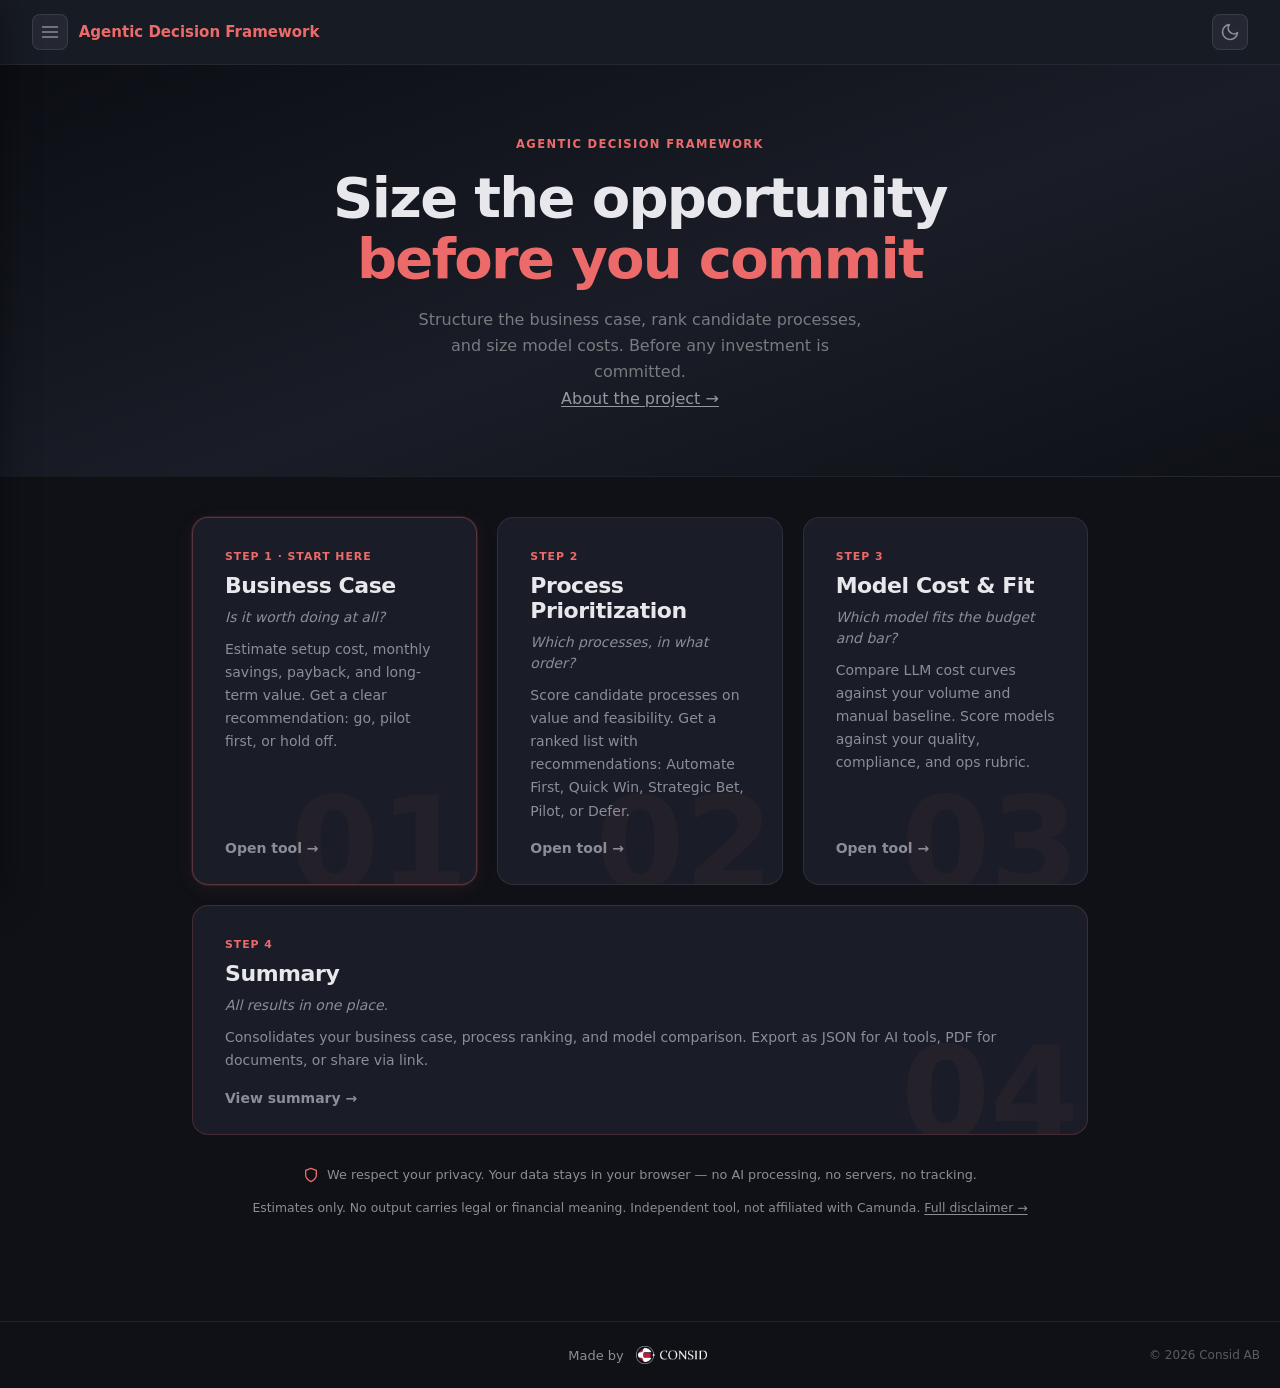
<file: index.html>
<!DOCTYPE html>
<html lang="en" data-theme="dark">
<head>
  <meta charset="UTF-8">
  <meta name="viewport" content="width=device-width, initial-scale=1.0">
  <meta name="description" content="A structured decision framework for CTOs evaluating agentic process automation. Business case, process ranking, and model cost sizing before any investment is committed.">
  <title>Agentic Decision Framework</title>
  <link rel="icon" type="image/svg+xml" href="assets/favicon.svg">
  <link rel="stylesheet" href="style.css">
  <script>!function(){try{var g=JSON.parse(localStorage.getItem("camunda-global"));if(g&&g.theme)document.documentElement.dataset.theme=g.theme}catch(e){}}();</script>
  <style>
    /* ===== Landing ===== */
    body { padding: 0; }

    .landing-header {
      position: sticky; top: 0; z-index: 100;
      display: flex; justify-content: space-between; align-items: center;
      margin: 0;
      padding: 0.85rem 2rem;
      background: rgba(26, 29, 39, 0.88); backdrop-filter: blur(14px);
      border-bottom: 1px solid rgba(255, 255, 255, 0.06);
    }
    [data-theme="light"] .landing-header {
      background: rgba(255, 255, 255, 0.88);
      border-bottom-color: rgba(0, 0, 0, 0.07);
    }
    .header-left  { display: flex; align-items: center; gap: 0.65rem; }
    .header-right { display: flex; align-items: center; }
    .landing-logo  { font-size: 0.9375rem; font-weight: 700; color: var(--accent); }

    /* ===== Hero band ===== */
    .hero-band {
      background: linear-gradient(160deg, #0c0e14 0%, #1a1d27 55%, #0f1117 100%);
      padding: 4.5rem 2rem 4rem; text-align: center;
      border-bottom: 1px solid rgba(255, 255, 255, 0.05);
    }
    .hero-eyebrow {
      font-size: 0.72rem; font-weight: 700; color: var(--accent);
      text-transform: uppercase; letter-spacing: 0.12em; margin-bottom: 1.1rem;
    }
    .hero-headline {
      font-size: clamp(2.25rem, 5vw, 3.5rem); font-weight: 800;
      line-height: 1.08; letter-spacing: -0.03em; color: #e8e8ec;
      margin-bottom: 1.1rem;
    }
    .hero-headline em { color: var(--accent); font-style: normal; }
    .hero-sub {
      font-size: 1rem; color: rgba(255, 255, 255, 0.42);
      max-width: 460px; margin: 0 auto; line-height: 1.65;
    }

    /* ===== Step cards ===== */
    .cards-section { max-width: 960px; margin: 0 auto; padding: 2.5rem 2rem 0; }
    .cards-grid { display: grid; grid-template-columns: 1fr 1fr 1fr; gap: 1.25rem; }

    .step-card {
      position: relative; overflow: hidden;
      background: var(--surface); border: 1px solid var(--border);
      border-radius: 16px; padding: 2rem 2rem 1.75rem;
      display: flex; flex-direction: column; gap: 0.6rem;
      text-decoration: none; color: var(--text);
      transition: border-color 0.2s, transform 0.15s, box-shadow 0.2s;
    }
    .step-card:hover {
      border-color: rgba(var(--accent-rgb), 0.4); transform: translateY(-2px);
      box-shadow: 0 8px 32px rgba(0, 0, 0, 0.22);
    }
    .step-card:hover .step-cta { color: var(--accent); }
    .step-bg-num {
      position: absolute; bottom: -1.5rem; right: 0.5rem;
      font-size: 8rem; font-weight: 900; line-height: 1;
      color: var(--accent); opacity: 0.05;
      pointer-events: none; user-select: none;
    }
    .step-badge {
      font-size: 0.68rem; font-weight: 700; color: var(--accent);
      text-transform: uppercase; letter-spacing: 0.09em;
    }
    .step-title   { font-size: 1.375rem; font-weight: 800; letter-spacing: -0.02em; }
    .step-question { font-size: 0.875rem; color: var(--muted); font-style: italic; line-height: 1.5; }
    .step-desc    { font-size: 0.875rem; color: var(--muted); line-height: 1.65; flex: 1; }
    .step-cta {
      display: inline-flex; align-items: center; gap: 0.35rem;
      margin-top: 0.5rem; font-size: 0.875rem; font-weight: 600;
      color: var(--muted); transition: color 0.15s;
    }

    /* ===== Entry card ===== */
    .step-card-entry {
      border-color: rgba(var(--accent-rgb), 0.3);
      box-shadow: 0 0 0 1px rgba(var(--accent-rgb), 0.12), 0 4px 20px rgba(var(--accent-rgb), 0.08);
    }
    .step-card-entry .step-badge { color: var(--accent); }

    /* ===== Summary card ===== */
    .summary-card {
      grid-column: 1 / -1;
      border-color: rgba(var(--accent-rgb), 0.2);
    }

    /* ===== Disclaimer ===== */
    .privacy-line {
      display: flex; align-items: center; justify-content: center; gap: 0.5rem;
      text-align: center; padding: 2rem 2rem 0.5rem;
      font-size: 0.8rem; color: var(--muted);
      svg { width: 16px; height: 16px; color: var(--accent); flex-shrink: 0; }
    }
    .disclaimer-line {
      text-align: center; padding: 0.5rem 2rem 2.5rem;
      font-size: 0.775rem; color: var(--muted); line-height: 1.5;
      a { color: var(--muted); text-underline-offset: 2px; &:hover { color: var(--text); } }
    }

    /* ===== Responsive ===== */
    @media (max-width: 860px) { .cards-grid { grid-template-columns: 1fr 1fr; } }
    @media (max-width: 640px) {
.hero-band { padding: 3.5rem 1.5rem 3rem; }
      .cards-section { padding: 2rem 1.25rem 0; }
      .cards-grid { grid-template-columns: 1fr; }
      .disclaimer-line { padding: 1.5rem 1.25rem 2rem; }
    }
  </style>
</head>
<body>

  <div class="nav-backdrop" id="navBackdrop"></div>
  <nav class="nav-drawer" id="navDrawer" aria-label="Site navigation">
    <div class="nav-drawer-header">
      <span class="nav-logo">Agentic Decision Framework</span>
      <button class="nav-close" id="navClose" aria-label="Close navigation">&times;</button>
    </div>
    <a href="index.html" class="nav-item active">
      <svg viewBox="0 0 24 24" fill="none" stroke="currentColor" stroke-width="2" stroke-linecap="round" stroke-linejoin="round"><path d="M3 9l9-7 9 7v11a2 2 0 0 1-2 2H5a2 2 0 0 1-2-2z"/><polyline points="9 22 9 12 15 12 15 22"/></svg>
      Home
    </a>
    <div class="nav-divider"></div>
    <div class="nav-section-title">Tools</div>
    <a href="step1.html" class="nav-item">
      <svg viewBox="0 0 24 24" fill="none" stroke="currentColor" stroke-width="2" stroke-linecap="round" stroke-linejoin="round"><path d="M14 2H6a2 2 0 0 0-2 2v16a2 2 0 0 0 2 2h12a2 2 0 0 0 2-2V8z"/><polyline points="14 2 14 8 20 8"/><line x1="16" y1="13" x2="8" y2="13"/><line x1="16" y1="17" x2="8" y2="17"/><polyline points="10 9 9 9 8 9"/></svg>
      1. Business Case
    </a>
    <a href="step2.html" class="nav-item">
      <svg viewBox="0 0 24 24" fill="none" stroke="currentColor" stroke-width="2" stroke-linecap="round" stroke-linejoin="round"><line x1="8" y1="6" x2="21" y2="6"/><line x1="8" y1="12" x2="21" y2="12"/><line x1="8" y1="18" x2="21" y2="18"/><line x1="3" y1="6" x2="3.01" y2="6"/><line x1="3" y1="12" x2="3.01" y2="12"/><line x1="3" y1="18" x2="3.01" y2="18"/></svg>
      2. Process Prioritization
    </a>
    <a href="step3.html" class="nav-item">
      <svg viewBox="0 0 24 24" fill="none" stroke="currentColor" stroke-width="2" stroke-linecap="round" stroke-linejoin="round"><polyline points="22 12 18 12 15 21 9 3 6 12 2 12"/></svg>
      3. Model Cost &amp; Fit
    </a>
    <a href="summary.html" class="nav-item">
      <svg viewBox="0 0 24 24" fill="none" stroke="currentColor" stroke-width="2" stroke-linecap="round" stroke-linejoin="round"><rect x="3" y="3" width="18" height="18" rx="2"/><line x1="3" y1="9" x2="21" y2="9"/><line x1="9" y1="21" x2="9" y2="9"/></svg>
      4. Summary
    </a>
    <div class="nav-divider"></div>
    <a href="about.html" class="nav-item">
      <svg viewBox="0 0 24 24" fill="none" stroke="currentColor" stroke-width="2" stroke-linecap="round" stroke-linejoin="round"><circle cx="12" cy="12" r="10"/><line x1="12" y1="8" x2="12" y2="12"/><line x1="12" y1="16" x2="12.01" y2="16"/></svg>
      About
    </a>
    <div class="nav-version">v1.0</div>
  </nav>

  <header class="landing-header">
    <div class="header-left">
      <button class="icon-btn" id="navBtn" title="Navigation menu" aria-label="Open navigation menu">
        <svg viewBox="0 0 24 24" fill="none" stroke="currentColor" stroke-width="2" stroke-linecap="round" stroke-linejoin="round"><line x1="3" y1="6" x2="21" y2="6"/><line x1="3" y1="12" x2="21" y2="12"/><line x1="3" y1="18" x2="21" y2="18"/></svg>
      </button>
      <span class="landing-logo">Agentic Decision Framework</span>
    </div>
    <div class="header-right">
      <button class="icon-btn theme" id="themeBtn" title="Toggle theme" aria-label="Toggle light/dark theme">
        <svg class="icon-sun" viewBox="0 0 24 24" fill="none" stroke="currentColor" stroke-width="2" stroke-linecap="round" stroke-linejoin="round"><circle cx="12" cy="12" r="5"/><line x1="12" y1="1" x2="12" y2="3"/><line x1="12" y1="21" x2="12" y2="23"/><line x1="4.22" y1="4.22" x2="5.64" y2="5.64"/><line x1="18.36" y1="18.36" x2="19.78" y2="19.78"/><line x1="1" y1="12" x2="3" y2="12"/><line x1="21" y1="12" x2="23" y2="12"/><line x1="4.22" y1="19.78" x2="5.64" y2="18.36"/><line x1="18.36" y1="5.64" x2="19.78" y2="4.22"/></svg>
        <svg class="icon-moon" viewBox="0 0 24 24" fill="none" stroke="currentColor" stroke-width="2" stroke-linecap="round" stroke-linejoin="round"><path d="M21 12.79A9 9 0 1 1 11.21 3 7 7 0 0 0 21 12.79z"/></svg>
      </button>
    </div>
  </header>

  <main>
    <section class="hero-band">
      <p class="hero-eyebrow">Agentic Decision Framework</p>
      <h1 class="hero-headline">Size the opportunity<br><em>before you commit</em></h1>
      <p class="hero-sub">Structure the business case, rank candidate processes, and size model costs. Before any investment is committed.<br><a href="about.html" style="color:rgba(255,255,255,0.55);text-underline-offset:2px;">About the project →</a></p>
    </section>

    <section class="cards-section">
      <div class="cards-grid">
        <a href="step1.html" class="step-card step-card-entry">
          <span class="step-bg-num" aria-hidden="true">01</span>
          <span class="step-badge">Step 1 · Start here</span>
          <h2 class="step-title">Business Case</h2>
          <p class="step-question">Is it worth doing at all?</p>
          <p class="step-desc">Estimate setup cost, monthly savings, payback, and long-term value. Get a clear recommendation: go, pilot first, or hold off.</p>
          <span class="step-cta">Open tool →</span>
        </a>
        <a href="step2.html" class="step-card">
          <span class="step-bg-num" aria-hidden="true">02</span>
          <span class="step-badge">Step 2</span>
          <h2 class="step-title">Process Prioritization</h2>
          <p class="step-question">Which processes, in what order?</p>
          <p class="step-desc">Score candidate processes on value and feasibility. Get a ranked list with recommendations: Automate First, Quick Win, Strategic Bet, Pilot, or Defer.</p>
          <span class="step-cta">Open tool →</span>
        </a>
        <a href="step3.html" class="step-card">
          <span class="step-bg-num" aria-hidden="true">03</span>
          <span class="step-badge">Step 3</span>
          <h2 class="step-title">Model Cost &amp; Fit</h2>
          <p class="step-question">Which model fits the budget and bar?</p>
          <p class="step-desc">Compare LLM cost curves against your volume and manual baseline. Score models against your quality, compliance, and ops rubric.</p>
          <span class="step-cta">Open tool →</span>
        </a>
        <a href="summary.html" class="step-card summary-card">
          <span class="step-bg-num" aria-hidden="true">04</span>
          <span class="step-badge">Step 4</span>
          <h2 class="step-title">Summary</h2>
          <p class="step-question">All results in one place.</p>
          <p class="step-desc">Consolidates your business case, process ranking, and model comparison. Export as JSON for AI tools, PDF for documents, or share via link.</p>
          <span class="step-cta">View summary →</span>
        </a>
      </div>
    </section>

    <p class="privacy-line">
      <svg viewBox="0 0 24 24" fill="none" stroke="currentColor" stroke-width="2" stroke-linecap="round" stroke-linejoin="round" aria-hidden="true"><path d="M12 22s8-4 8-10V5l-8-3-8 3v7c0 6 8 10 8 10z"/></svg>
      We respect your privacy. Your data stays in your browser — no AI processing, no servers, no tracking.
    </p>
    <p class="disclaimer-line">Estimates only. No output carries legal or financial meaning. Independent tool, not affiliated with Camunda. <a href="about.html">Full disclaimer →</a></p>
  </main>

  <footer class="site-footer no-print">
    <p class="site-footer-text">Made by <a href="https://www.consid.com" target="_blank" rel="noopener" class="site-footer-logo" aria-label="Consid"></a></p><p class="site-footer-meta">&copy; 2026 Consid AB</p>
  </footer>

  <script>
    /* ===== Theme ===== */
    document.getElementById('themeBtn').addEventListener('click', () => {
      const next = document.documentElement.dataset.theme === 'light' ? 'dark' : 'light';
      document.documentElement.dataset.theme = next;
      try {
        const g = JSON.parse(localStorage.getItem('camunda-global')) || {};
        g.theme = next;
        localStorage.setItem('camunda-global', JSON.stringify(g));
      } catch (_) {}
    });

    /* ===== Nav drawer ===== */
    (function () {
      const navDrawer   = document.getElementById('navDrawer');
      const navBackdrop = document.getElementById('navBackdrop');
      function openNav() {
        navDrawer.classList.add('open');
        navBackdrop.classList.add('open');
        const first = navDrawer.querySelector('.nav-close, .nav-item');
        if (first) first.focus();
      }
      function closeNav() {
        navDrawer.classList.remove('open');
        navBackdrop.classList.remove('open');
        document.getElementById('navBtn').focus();
      }
      document.getElementById('navBtn').addEventListener('click', openNav);
      document.getElementById('navClose').addEventListener('click', closeNav);
      navBackdrop.addEventListener('click', closeNav);
      document.addEventListener('keydown', e => { if (e.key === 'Escape') closeNav(); });
    })();
  </script>
</body>
</html>
</file>
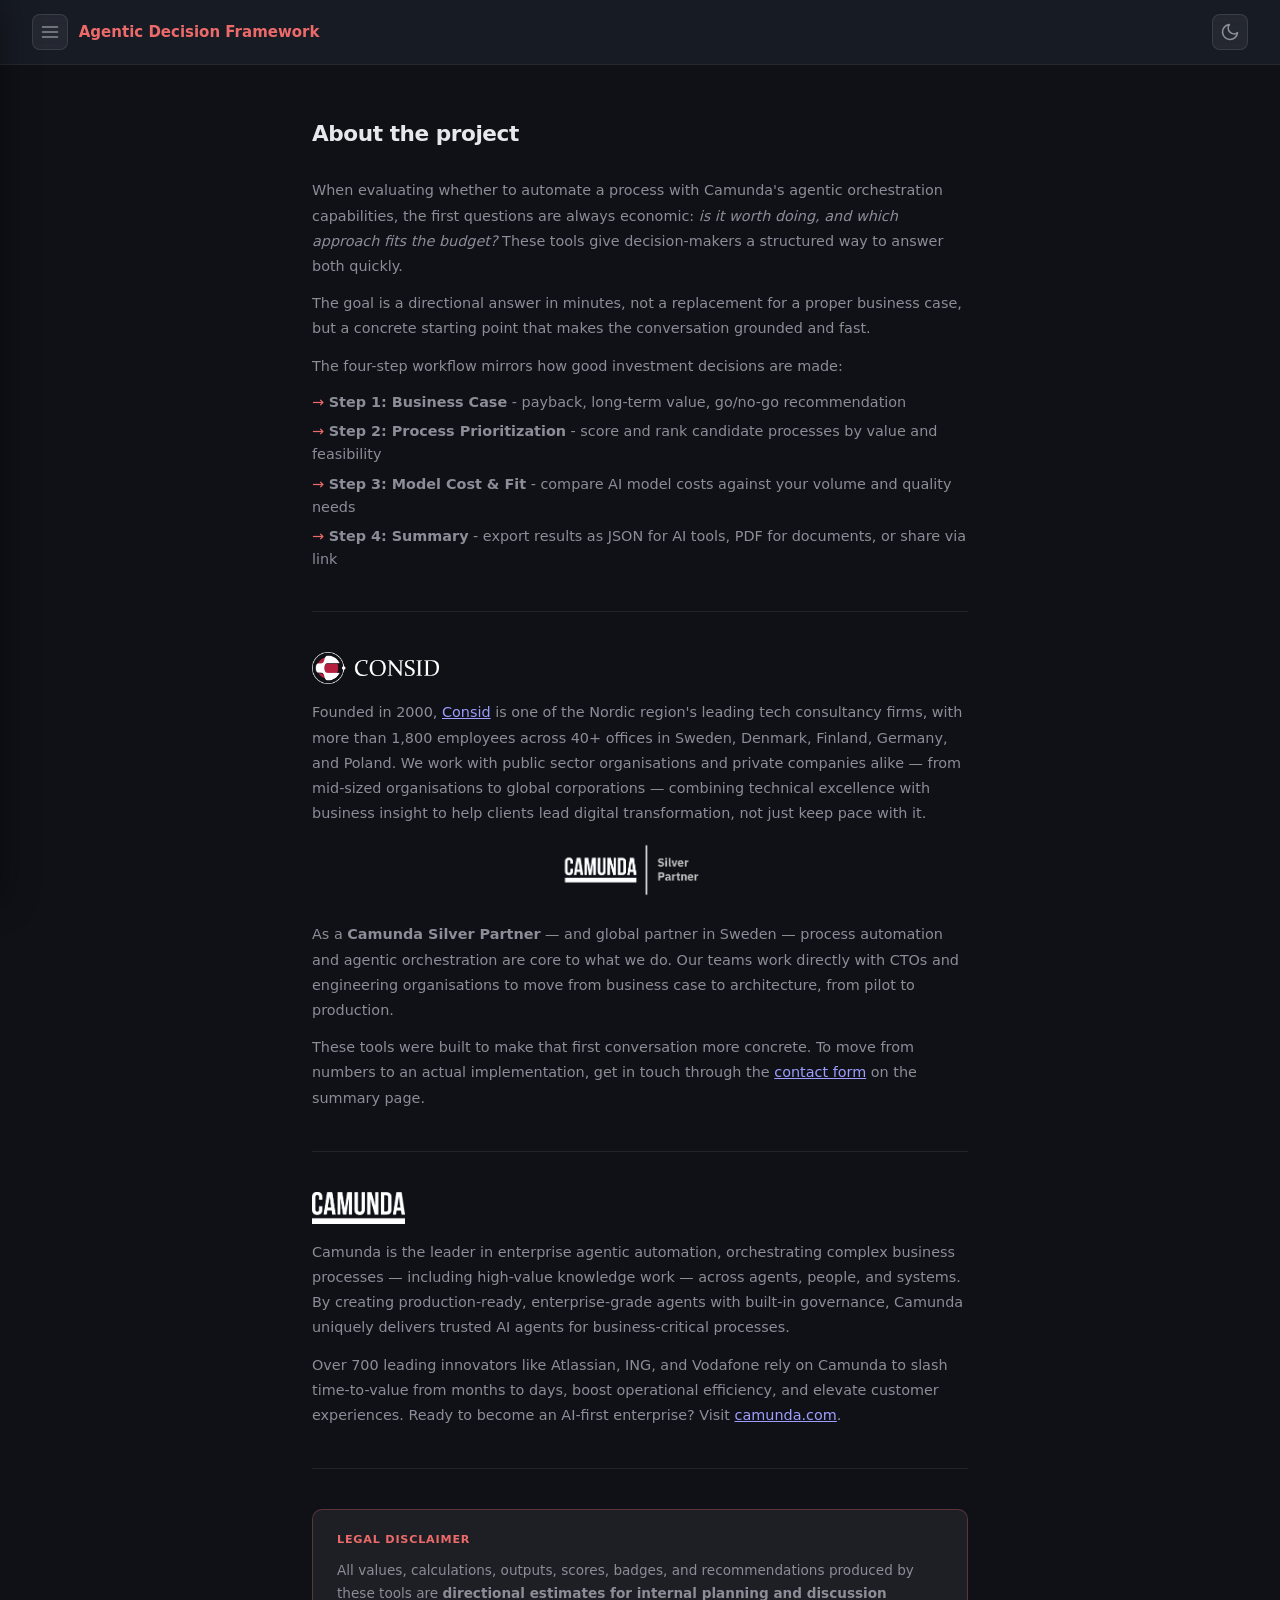
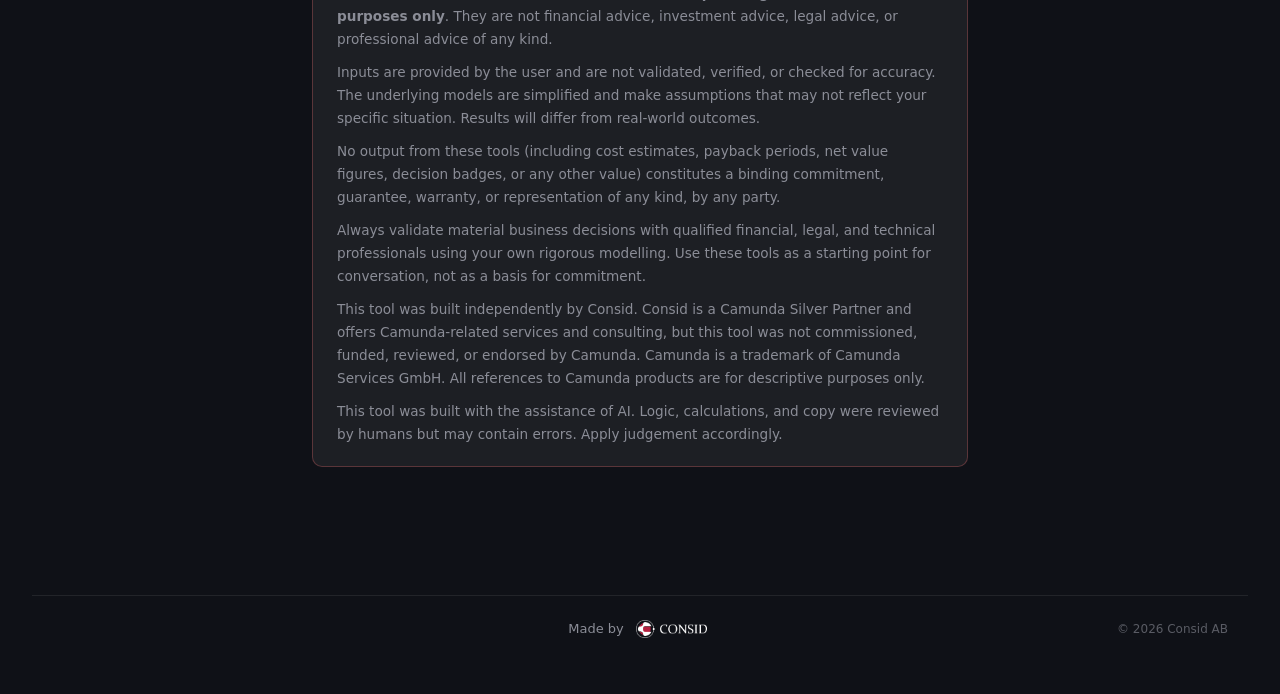
<file: about.html>
<!DOCTYPE html>
<html lang="en" data-theme="dark">
<head>
  <meta charset="UTF-8">
  <meta name="viewport" content="width=device-width, initial-scale=1.0">
  <meta name="description" content="About the Agentic Decision Framework, built by Consid for CTOs evaluating Camunda agentic orchestration. Independent tool, not affiliated with Camunda.">
  <title>About · Agentic Decision Framework</title>
  <link rel="icon" type="image/svg+xml" href="assets/favicon.svg">
  <link rel="stylesheet" href="style.css">
  <script>!function(){try{var g=JSON.parse(localStorage.getItem("camunda-global"));if(g&&g.theme)document.documentElement.dataset.theme=g.theme}catch(e){}}();</script>
  <style>
    /* ===== About layout ===== */
    .about-wrap {
      max-width: 720px; margin: 0 auto; padding: 2rem 2rem 4rem;
    }
    .about-wrap .page-title { margin-bottom: 2rem; }
    .about-section {
      margin-bottom: 2.5rem;
    }
    .about-section h2 {
      font-size: 1.0625rem; font-weight: 700; color: var(--text);
      letter-spacing: -0.01em; margin-bottom: 0.75rem;
    }
    .about-section p {
      color: var(--muted); font-size: 0.9rem; line-height: 1.75;
      margin-bottom: 0.75rem;
      &:last-child { margin-bottom: 0; }
    }
    .about-section ul {
      list-style: none; display: flex; flex-direction: column; gap: 0.4rem;
      color: var(--muted); font-size: 0.9rem; line-height: 1.6; margin-bottom: 0.75rem;
      li::before { content: '→ '; color: var(--accent); }
    }
    .about-divider {
      height: 1px; background: var(--border); margin: 2.5rem 0;
    }
    .disclaimer-box {
      background: var(--toggle-bg); border: 1px solid rgba(var(--accent-rgb), 0.3);
      border-radius: 10px; padding: 1.25rem 1.5rem;
    }
    .disclaimer-box .disclaimer-title {
      font-size: 0.7rem; font-weight: 700; color: var(--accent);
      text-transform: uppercase; letter-spacing: 0.07em; margin-bottom: 0.6rem;
    }
    .disclaimer-box p {
      font-size: 0.85rem; color: var(--muted); line-height: 1.7;
      margin-bottom: 0.6rem;
      &:last-child { margin-bottom: 0; }
    }

    .about-logo-row {
      display: flex; align-items: center; gap: 2rem; flex-wrap: wrap;
      margin-bottom: 1rem;
    }
    .about-logo {
      display: block; height: 32px; width: auto;
    }
    .about-logo-partner { height: 64px; }
    .about-partner-row {
      display: flex; justify-content: center; margin-bottom: 1.25rem;
    }
    .about-logo-light { display: block; }
    .about-logo-dark  { display: none; }
    [data-theme="dark"] .about-logo-light { display: none; }
    [data-theme="dark"] .about-logo-dark  { display: block; }
  </style>
</head>
<body>

  <div class="nav-backdrop" id="navBackdrop"></div>
  <nav class="nav-drawer" id="navDrawer" aria-label="Site navigation">
    <div class="nav-drawer-header">
      <span class="nav-logo">Agentic Decision Framework</span>
      <button class="nav-close" id="navClose" aria-label="Close navigation">&times;</button>
    </div>
    <a href="index.html" class="nav-item">
      <svg viewBox="0 0 24 24" fill="none" stroke="currentColor" stroke-width="2" stroke-linecap="round" stroke-linejoin="round"><path d="M3 9l9-7 9 7v11a2 2 0 0 1-2 2H5a2 2 0 0 1-2-2z"/><polyline points="9 22 9 12 15 12 15 22"/></svg>
      Home
    </a>
    <div class="nav-divider"></div>
    <div class="nav-section-title">Tools</div>
    <a href="step1.html" class="nav-item">
      <svg viewBox="0 0 24 24" fill="none" stroke="currentColor" stroke-width="2" stroke-linecap="round" stroke-linejoin="round"><path d="M14 2H6a2 2 0 0 0-2 2v16a2 2 0 0 0 2 2h12a2 2 0 0 0 2-2V8z"/><polyline points="14 2 14 8 20 8"/><line x1="16" y1="13" x2="8" y2="13"/><line x1="16" y1="17" x2="8" y2="17"/><polyline points="10 9 9 9 8 9"/></svg>
      1. Business Case
    </a>
    <a href="step2.html" class="nav-item">
      <svg viewBox="0 0 24 24" fill="none" stroke="currentColor" stroke-width="2" stroke-linecap="round" stroke-linejoin="round"><line x1="8" y1="6" x2="21" y2="6"/><line x1="8" y1="12" x2="21" y2="12"/><line x1="8" y1="18" x2="21" y2="18"/><line x1="3" y1="6" x2="3.01" y2="6"/><line x1="3" y1="12" x2="3.01" y2="12"/><line x1="3" y1="18" x2="3.01" y2="18"/></svg>
      2. Process Prioritization
    </a>
    <a href="step3.html" class="nav-item">
      <svg viewBox="0 0 24 24" fill="none" stroke="currentColor" stroke-width="2" stroke-linecap="round" stroke-linejoin="round"><polyline points="22 12 18 12 15 21 9 3 6 12 2 12"/></svg>
      3. Model Cost &amp; Fit
    </a>
    <a href="summary.html" class="nav-item">
      <svg viewBox="0 0 24 24" fill="none" stroke="currentColor" stroke-width="2" stroke-linecap="round" stroke-linejoin="round"><rect x="3" y="3" width="18" height="18" rx="2"/><line x1="3" y1="9" x2="21" y2="9"/><line x1="9" y1="21" x2="9" y2="9"/></svg>
      4. Summary
    </a>
    <div class="nav-divider"></div>
    <a href="about.html" class="nav-item active">
      <svg viewBox="0 0 24 24" fill="none" stroke="currentColor" stroke-width="2" stroke-linecap="round" stroke-linejoin="round"><circle cx="12" cy="12" r="10"/><line x1="12" y1="8" x2="12" y2="12"/><line x1="12" y1="16" x2="12.01" y2="16"/></svg>
      About
    </a>
    <div class="nav-version">v1.0</div>
  </nav>

  <header>
    <div class="header-brand">
      <button class="icon-btn" id="navBtn" title="Navigation menu" aria-label="Open navigation menu">
        <svg viewBox="0 0 24 24" fill="none" stroke="currentColor" stroke-width="2" stroke-linecap="round" stroke-linejoin="round"><line x1="3" y1="6" x2="21" y2="6"/><line x1="3" y1="12" x2="21" y2="12"/><line x1="3" y1="18" x2="21" y2="18"/></svg>
      </button>
      <div class="header-copy">
        <h1><a href="index.html">Agentic Decision Framework</a></h1>
      </div>
    </div>
    <div class="header-actions">
      <button class="icon-btn theme" id="themeBtn" title="Toggle theme" aria-label="Toggle light/dark theme">
        <svg class="icon-sun" viewBox="0 0 24 24" fill="none" stroke="currentColor" stroke-width="2" stroke-linecap="round" stroke-linejoin="round"><circle cx="12" cy="12" r="5"/><line x1="12" y1="1" x2="12" y2="3"/><line x1="12" y1="21" x2="12" y2="23"/><line x1="4.22" y1="4.22" x2="5.64" y2="5.64"/><line x1="18.36" y1="18.36" x2="19.78" y2="19.78"/><line x1="1" y1="12" x2="3" y2="12"/><line x1="21" y1="12" x2="23" y2="12"/><line x1="4.22" y1="19.78" x2="5.64" y2="18.36"/><line x1="18.36" y1="5.64" x2="19.78" y2="4.22"/></svg>
        <svg class="icon-moon" viewBox="0 0 24 24" fill="none" stroke="currentColor" stroke-width="2" stroke-linecap="round" stroke-linejoin="round"><path d="M21 12.79A9 9 0 1 1 11.21 3 7 7 0 0 0 21 12.79z"/></svg>
      </button>
    </div>
  </header>

  <main class="about-wrap">
    <div class="page-title">
      <h2>About the project</h2>
    </div>

    <section class="about-section">
      <p>When evaluating whether to automate a process with Camunda's agentic orchestration capabilities, the first questions are always economic: <em>is it worth doing, and which approach fits the budget?</em> These tools give decision-makers a structured way to answer both quickly.</p>
      <p>The goal is a directional answer in minutes, not a replacement for a proper business case, but a concrete starting point that makes the conversation grounded and fast.</p>
      <p>The four-step workflow mirrors how good investment decisions are made:</p>
      <ul>
        <li><strong>Step 1: Business Case</strong> - payback, long-term value, go/no-go recommendation</li>
        <li><strong>Step 2: Process Prioritization</strong> - score and rank candidate processes by value and feasibility</li>
        <li><strong>Step 3: Model Cost &amp; Fit</strong> - compare AI model costs against your volume and quality needs</li>
        <li><strong>Step 4: Summary</strong> - export results as JSON for AI tools, PDF for documents, or share via link</li>
      </ul>
    </section>

    <div class="about-divider"></div>

    <section class="about-section">
      <div class="about-logo-row">
        <img src="assets/logo-black.png" alt="Consid" class="about-logo about-logo-light">
        <img src="assets/logo-white.png" alt="Consid" class="about-logo about-logo-dark">
      </div>
      <p>Founded in 2000, <a href="https://www.consid.com" target="_blank" rel="noopener">Consid</a> is one of the Nordic region's leading tech consultancy firms, with more than 1,800 employees across 40+ offices in Sweden, Denmark, Finland, Germany, and Poland. We work with public sector organisations and private companies alike — from mid-sized organisations to global corporations — combining technical excellence with business insight to help clients lead digital transformation, not just keep pace with it.</p>
      <div class="about-partner-row">
        <img src="assets/partner-black.png" alt="Camunda Silver Partner" class="about-logo about-logo-light about-logo-partner">
        <img src="assets/partner-white.png" alt="Camunda Silver Partner" class="about-logo about-logo-dark about-logo-partner">
      </div>
      <p>As a <strong>Camunda Silver Partner</strong> — and global partner in Sweden — process automation and agentic orchestration are core to what we do. Our teams work directly with CTOs and engineering organisations to move from business case to architecture, from pilot to production.</p>
      <p>These tools were built to make that first conversation more concrete. To move from numbers to an actual implementation, get in touch through the <a href="summary.html#contactSection">contact form</a> on the summary page.</p>
    </section>

    <div class="about-divider"></div>

    <section class="about-section">
      <div class="about-logo-row">
        <img src="assets/camunda-logo-black.png" alt="Camunda" class="about-logo about-logo-light">
        <img src="assets/camunda-logo-white.png" alt="Camunda" class="about-logo about-logo-dark">
      </div>
      <p>Camunda is the leader in enterprise agentic automation, orchestrating complex business processes — including high-value knowledge work — across agents, people, and systems. By creating production-ready, enterprise-grade agents with built-in governance, Camunda uniquely delivers trusted AI agents for business-critical processes.</p>
      <p>Over 700 leading innovators like Atlassian, ING, and Vodafone rely on Camunda to slash time-to-value from months to days, boost operational efficiency, and elevate customer experiences. Ready to become an AI-first enterprise? Visit <a href="https://camunda.com" target="_blank" rel="noopener">camunda.com</a>.</p>
    </section>

    <div class="about-divider"></div>

    <div class="disclaimer-box">
      <p class="disclaimer-title">Legal Disclaimer</p>
      <p>All values, calculations, outputs, scores, badges, and recommendations produced by these tools are <strong>directional estimates for internal planning and discussion purposes only</strong>. They are not financial advice, investment advice, legal advice, or professional advice of any kind.</p>
      <p>Inputs are provided by the user and are not validated, verified, or checked for accuracy. The underlying models are simplified and make assumptions that may not reflect your specific situation. Results will differ from real-world outcomes.</p>
      <p>No output from these tools (including cost estimates, payback periods, net value figures, decision badges, or any other value) constitutes a binding commitment, guarantee, warranty, or representation of any kind, by any party.</p>
      <p>Always validate material business decisions with qualified financial, legal, and technical professionals using your own rigorous modelling. Use these tools as a starting point for conversation, not as a basis for commitment.</p>
      <p>This tool was built independently by Consid. Consid is a Camunda Silver Partner and offers Camunda-related services and consulting, but this tool was not commissioned, funded, reviewed, or endorsed by Camunda. Camunda is a trademark of Camunda Services GmbH. All references to Camunda products are for descriptive purposes only.</p>
      <p>This tool was built with the assistance of AI. Logic, calculations, and copy were reviewed by humans but may contain errors. Apply judgement accordingly.</p>
    </div>

  </main>

  <footer class="site-footer no-print">
    <p class="site-footer-text">Made by <a href="https://www.consid.com" target="_blank" rel="noopener" class="site-footer-logo" aria-label="Consid"></a></p><p class="site-footer-meta">&copy; 2026 Consid AB</p>
  </footer>

  <script>
    /* ===== Theme ===== */
    (function () {
      document.getElementById('themeBtn').addEventListener('click', () => {
        const next = document.documentElement.dataset.theme === 'light' ? 'dark' : 'light';
        document.documentElement.dataset.theme = next;
        try {
          const g = JSON.parse(localStorage.getItem('camunda-global')) || {};
          g.theme = next;
          localStorage.setItem('camunda-global', JSON.stringify(g));
        } catch (_) {}
      });
    })();

    /* ===== Nav drawer ===== */
    (function () {
      const navDrawer   = document.getElementById('navDrawer');
      const navBackdrop = document.getElementById('navBackdrop');
      function openNav() {
        navDrawer.classList.add('open');
        navBackdrop.classList.add('open');
        const first = navDrawer.querySelector('.nav-close, .nav-item');
        if (first) first.focus();
      }
      function closeNav() {
        navDrawer.classList.remove('open');
        navBackdrop.classList.remove('open');
        document.getElementById('navBtn').focus();
      }
      document.getElementById('navBtn').addEventListener('click', openNav);
      document.getElementById('navClose').addEventListener('click', closeNav);
      navBackdrop.addEventListener('click', closeNav);
      document.addEventListener('keydown', e => { if (e.key === 'Escape') closeNav(); });
    })();
  </script>
</body>
</html>
</file>
<file: style.css>
*, *::before, *::after { box-sizing: border-box; margin: 0; padding: 0; }

html {
  font-family: system-ui, -apple-system, sans-serif;
  /* Consid brand: Raspberry Red primary, Orange complementary for dark-mode contrast */
  --accent-rgb: 181, 34, 63;
  --accent: rgb(var(--accent-rgb));

  &[data-theme="dark"] {
    color-scheme: dark;
    --accent-rgb: 236, 107, 106;
    --accent: rgb(var(--accent-rgb));
    --bg: #0f1117;
    --surface: #1a1d27;
    --border: rgba(255, 255, 255, 0.08);
    --text: #e8e8ec;
    --muted: #8b8d97;
    --grid: rgba(255, 255, 255, 0.05);
    --input-border: rgba(255, 255, 255, 0.12);
    --hover-bg: rgba(255, 255, 255, 0.08);
    --toggle-bg: rgba(255, 255, 255, 0.06);
    --toggle-border: rgba(255, 255, 255, 0.1);
    --focus-ring: rgba(var(--accent-rgb), 0.45);
  }

  &[data-theme="light"] {
    color-scheme: light;
    --accent-rgb: 181, 34, 63;
    --accent: rgb(var(--accent-rgb));
    --bg: #EFE6DD;
    --surface: #ffffff;
    --border: rgba(0, 0, 0, 0.09);
    --text: #1C1C1C;
    --muted: #525862;
    --grid: rgba(0, 0, 0, 0.08);
    --input-border: rgba(0, 0, 0, 0.18);
    --hover-bg: rgba(0, 0, 0, 0.06);
    --toggle-bg: rgba(0, 0, 0, 0.04);
    --toggle-border: rgba(0, 0, 0, 0.15);
    --focus-ring: rgba(var(--accent-rgb), 0.35);
  }
}

body { background: var(--bg); color: var(--text); min-height: 100dvh; padding: 2rem; }

/* --- Header --- */
header {
  position: sticky; top: 0; z-index: 100;
  display: flex; justify-content: space-between; align-items: center;
  flex-wrap: wrap; gap: 0.75rem;
  margin: -2rem -2rem 1.5rem;
  padding: 0.85rem 2rem;
  background: rgba(26, 29, 39, 0.88); backdrop-filter: blur(14px);
  border-bottom: 1px solid rgba(255, 255, 255, 0.06);
  h1 { font-size: 0.9375rem; font-weight: 700; color: var(--text); }
}
[data-theme="light"] header {
  background: rgba(255, 255, 255, 0.88);
  border-bottom-color: rgba(0, 0, 0, 0.07);
}

.header-brand {
  display: flex; align-items: center; gap: 0.65rem;
  min-width: 0; flex: 1;
}

.header-copy { min-width: 0; }
.header-copy h1 a { color: var(--accent); text-decoration: none; }
.header-copy h1 a:hover { opacity: 0.8; }

.header-actions { display: flex; gap: 0.5rem; align-items: center; flex-shrink: 0; }

/* --- Page title --- */
.page-title { margin-bottom: 0; }
.page-title h2 {
  font-size: 1.35rem; font-weight: 700; color: var(--text); letter-spacing: -0.02em; line-height: 1.2;
  display: flex; align-items: center; gap: 0.6rem;
}
.page-title p  { color: var(--muted); font-size: 0.8125rem; margin-top: 0.1rem; line-height: 1.35; }
.page-title p a { color: var(--accent); text-decoration: none; }
.page-title p a:hover { text-decoration: underline; }
.page-title-num {
  display: inline-flex; align-items: center; justify-content: center;
  width: 1.75rem; height: 1.75rem; border-radius: 50%;
  background: var(--accent); color: #fff;
  font-size: 0.875rem; font-weight: 700;
  flex-shrink: 0;
}

.header-currency {
  display: flex; align-items: center; gap: 0.4rem; font-size: 0.8125rem;
  color: var(--muted); margin-right: 0.5rem;
  .rate-field { transition: opacity 0.15s; }
  &.usd-active .rate-field { opacity: 0.35; pointer-events: none; }
  button {
    background: var(--toggle-bg); border: 1px solid var(--toggle-border);
    border-radius: 6px; color: var(--muted); font-size: 0.8125rem;
    padding: 0.3rem 0.6rem; cursor: pointer; transition: all 0.15s;
    &[aria-pressed="true"] { background: rgba(var(--accent-rgb), 0.15); border-color: var(--accent); color: var(--accent); font-weight: 600; }
    &:hover:not([aria-pressed="true"]) { background: var(--hover-bg); color: var(--text); }
  }
  .rate-field {
    font-size: 0.75rem; color: var(--muted); display: flex; align-items: center;
    gap: 0.25rem; margin-left: 0.25rem;
    input {
      width: 3.5rem; background: transparent; border: 1px solid var(--toggle-border);
      border-radius: 5px; padding: 0.25rem 0.35rem; color: var(--text); font-size: 0.75rem;
      text-align: center; outline: none; font-variant-numeric: tabular-nums;
      &:focus { border-color: var(--accent); }
    }
  }
}

.icon-btn {
  background: var(--toggle-bg); border: 1px solid var(--toggle-border);
  border-radius: 8px; padding: 0.45rem; cursor: pointer; color: var(--muted);
  display: flex; align-items: center; justify-content: center; flex-shrink: 0;
  transition: color 0.15s, background 0.15s;
  &:hover { color: var(--text); background: var(--hover-bg); }
  &:focus-visible { outline: 1px solid var(--focus-ring); outline-offset: 2px; }
  svg { width: 20px; height: 20px; }
}

.icon-btn.reset:hover  { color: #EF4444; border-color: #EF4444; background: rgba(239, 68, 68, 0.08); }

.icon-btn.theme {
  .icon-sun  { display: none; }
  .icon-moon { display: block; }
}
[data-theme="light"] .icon-btn.theme {
  .icon-sun  { display: block; }
  .icon-moon { display: none; }
}

/* --- Panel --- */
.panel {
  background: var(--surface); border: 1px solid var(--border);
  border-radius: 12px; padding: 1.25rem;
}

/* --- Collapsible settings panel --- */
.settings-panel {
  .settings-header { display: flex; align-items: center; gap: 0.5rem; }
  .settings-title {
    font-size: 0.75rem; font-weight: 600; color: var(--muted);
    text-transform: uppercase; letter-spacing: 0.04em; flex: 1;
  }
  .settings-collapse-btn {
    background: none; border: none; color: var(--muted); cursor: pointer;
    padding: 0.15rem; display: flex; align-items: center; transition: transform 0.2s;
    svg { width: 16px; height: 16px; }
    &:focus-visible { outline: 1px solid var(--focus-ring); outline-offset: 2px; }
  }
  &.collapsed .settings-collapse-btn { transform: rotate(-90deg); }
  .settings-body {
    display: grid; grid-template-rows: 1fr;
    transition: grid-template-rows 0.2s ease; margin-top: 0.85rem;
  }
  .settings-body-inner { overflow: hidden; }
  &.collapsed .settings-body { grid-template-rows: 0fr; margin-top: 0; }
}

/* --- Shared UI components --- */
.panel-divider {
  font-size: 0.75rem; font-weight: 600; color: var(--muted);
  text-transform: uppercase; letter-spacing: 0.04em;
  margin: 0.75rem 0 0.5rem; padding-top: 0.75rem; border-top: 1px solid var(--border);
}

.slider-group {
  margin-bottom: 0.75rem;
  &:last-child { margin-bottom: 0.25rem; }
  .slider-header { display: flex; justify-content: space-between; align-items: baseline; margin-bottom: 0.3rem; }
  label  { font-size: 0.75rem; color: var(--muted); font-weight: 500; }
  output { font-size: 0.75rem; font-weight: 600; color: var(--text); font-variant-numeric: tabular-nums; }
  input[type="range"]  { width: 100%; height: 6px; accent-color: var(--accent); cursor: pointer; }
  input[type="range"]:focus-visible { outline: 1px solid var(--focus-ring); outline-offset: 4px; border-radius: 2px; }
  input[type="number"] { width: calc(100% - 8px); margin-left: 4px; padding: 0.4rem 0.6rem; font-size: 0.875rem; color: var(--text); background: var(--toggle-bg); border: 1px solid var(--border); border-radius: 6px; box-sizing: border-box; }
  input[type="number"]:focus { outline: 1px solid var(--focus-ring); outline-offset: 2px; border-color: var(--accent); }
}

.profile-select {
  width: 100%; background: transparent; border: 1px solid var(--input-border);
  border-radius: 6px; padding: 0.4rem 0.5rem; color: var(--text); font-size: 0.8125rem;
  outline: none;
  &:focus { border-color: var(--accent); outline: 1px solid var(--focus-ring); outline-offset: 2px; }
  option { background: var(--surface); color: var(--text); }
}

.input-note {
  margin-top: 0.35rem;
  font-size: 0.7rem;
  color: var(--muted);
  line-height: 1.35;
}

.action-btn {
  background: var(--toggle-bg); border: 1px solid var(--toggle-border);
  border-radius: 6px; color: var(--muted); font-size: 0.8125rem;
  padding: 0.4rem 0.9rem; cursor: pointer; transition: color 0.15s, background 0.15s;
  &:hover { color: var(--text); background: var(--hover-bg); }
  &:focus-visible { outline: 1px solid var(--focus-ring); outline-offset: 2px; }
  &.destructive { color: #ef4444; border-color: rgba(239,68,68,0.35); background: rgba(239,68,68,0.08); }
  &.destructive:hover { background: rgba(239,68,68,0.16); }
}

/* --- Chart area --- */
.chart-container { position: relative; height: min(60vh, 520px); }
.chart-controls { display: flex; justify-content: space-between; gap: 1rem; flex-wrap: wrap; align-items: center; }

.chart-tabs {
  display: flex; align-items: center; gap: 0.5rem; font-size: 0.8125rem; color: var(--muted); flex-wrap: wrap;
  button {
    background: var(--toggle-bg); border: 1px solid var(--toggle-border);
    border-radius: 6px; color: var(--muted); font-size: 0.8125rem;
    padding: 0.35rem 0.75rem; cursor: pointer; transition: all 0.15s;
    &[aria-pressed="true"] { background: rgba(var(--accent-rgb), 0.15); border-color: var(--accent); color: var(--accent); font-weight: 600; }
    &:hover:not([aria-pressed="true"]) { background: var(--hover-bg); color: var(--text); }
    &:focus-visible { outline: 1px solid var(--focus-ring); outline-offset: 2px; }
  }
}

/* --- Summary cards --- */
.summary-cards {
  display: grid; grid-template-columns: repeat(auto-fill, minmax(190px, 1fr)); gap: 0.75rem;
}
.summary-card {
  background: var(--surface); border: 1px solid var(--border); border-radius: 10px;
  padding: 1rem; display: flex; flex-direction: column; gap: 0.2rem;
  .card-label { font-size: 0.68rem; font-weight: 600; color: var(--muted); text-transform: uppercase; letter-spacing: 0.05em; }
  .card-value { font-size: 1.2rem; font-weight: 700; color: var(--text); font-variant-numeric: tabular-nums; line-height: 1.2; }
  .card-sub   { font-size: 0.7rem; color: var(--muted); margin-top: 0.1rem; }
  &.positive { border-color: rgba(34, 197, 94, 0.4); .card-value { color: #22C55E; } }
  &.negative { border-color: rgba(239, 68, 68, 0.4); .card-value { color: #EF4444; } }
  &.caution  { border-color: rgba(245, 158, 11, 0.45); .card-value { color: #F59E0B; } }
}

/* --- Decision badge --- */
.decision-badge {
  display: inline-flex; align-items: center; gap: 0.4rem;
  font-weight: 700; font-size: 1rem; padding: 0.4rem 1rem;
  border-radius: 999px; border: 2px solid;
  &.promising   { color: #22C55E; border-color: #22C55E; background: rgba(34, 197, 94, 0.1); }
  &.needs-pilot { color: #F59E0B; border-color: #F59E0B; background: rgba(245, 158, 11, 0.1); }
  &.weak        { color: #EF4444; border-color: #EF4444; background: rgba(239, 68, 68, 0.1); }
  &.empty       { color: var(--muted); border-color: var(--border); background: var(--toggle-bg); }
}

/* --- Process badges --- */
.proc-badge {
  display: inline-flex; align-items: center;
  padding: 0.18rem 0.55rem; border-radius: 999px; border: 1px solid;
  font-size: 0.68rem; font-weight: 700; white-space: nowrap;
}
.badge-automate    { background: rgba(34,197,94,0.12);  color: #22c55e; border-color: rgba(34,197,94,0.3); }
.badge-quickwin    { background: rgba(20,184,166,0.12); color: #14b8a6; border-color: rgba(20,184,166,0.3); }
.badge-strategic   { background: rgba(99,102,241,0.12); color: #818cf8; border-color: rgba(99,102,241,0.3); }
.badge-pilot       { background: rgba(245,158,11,0.12); color: #f59e0b; border-color: rgba(245,158,11,0.3); }
.badge-defer       { background: rgba(107,114,128,0.12); color: #9ca3af; border-color: rgba(107,114,128,0.3); }
.badge-traditional { background: rgba(249,115,22,0.12); color: #f97316; border-color: rgba(249,115,22,0.3); }
.badge-promising   { background: rgba(34,197,94,0.12);  color: #22c55e; border-color: rgba(34,197,94,0.3); }
.badge-needs-pilot { background: rgba(245,158,11,0.12); color: #f59e0b; border-color: rgba(245,158,11,0.3); }
.badge-weak        { background: rgba(239,68,68,0.12);  color: #ef4444; border-color: rgba(239,68,68,0.3); }

/* --- Slider subsection divider --- */
.slider-subsection {
  font-size: 0.72rem; font-weight: 600; color: var(--muted);
  text-transform: uppercase; letter-spacing: 0.04em;
  margin: 0.5rem 0 0.4rem; padding-top: 0.6rem; border-top: 1px solid var(--border);
}
.slider-subsection:first-child { margin-top: 0; border-top: none; padding-top: 0; }

/* --- Nav drawer --- */
.nav-backdrop {
  display: none; position: fixed; inset: 0; z-index: 190; background: rgba(0,0,0,0.45);
  &.open { display: block; }
}
.nav-drawer {
  position: fixed; top: 0; left: 0; height: 100dvh; width: 256px;
  background: var(--surface); border-right: 1px solid var(--border);
  z-index: 200; transform: translateX(-100%); transition: transform 0.24s ease;
  display: flex; flex-direction: column; padding: 1.25rem 0.75rem;
  box-shadow: 4px 0 32px rgba(0,0,0,0.35);
  &.open { transform: translateX(0); }
}
.nav-drawer-header {
  display: flex; align-items: center; justify-content: space-between; margin-bottom: 1.25rem; padding: 0 0.5rem;
  .nav-logo { font-size: 0.875rem; font-weight: 700; color: var(--accent); }
  .nav-close {
    background: none; border: none; color: var(--muted); cursor: pointer; font-size: 1.3rem;
    padding: 0.15rem 0.4rem; border-radius: 4px; line-height: 1;
    &:hover { color: var(--text); background: var(--hover-bg); }
    &:focus-visible { outline: 1px solid var(--focus-ring); outline-offset: 2px; }
  }
}
.nav-section-title {
  font-size: 0.68rem; font-weight: 600; color: var(--muted);
  text-transform: uppercase; letter-spacing: 0.06em;
  padding: 0 0.75rem; margin-bottom: 0.35rem;
}
.nav-item {
  display: flex; align-items: center; gap: 0.65rem;
  padding: 0.6rem 0.75rem; border-radius: 8px;
  color: var(--text); font-size: 0.875rem; font-weight: 500;
  text-decoration: none; transition: background 0.15s; margin-bottom: 0.05rem;
  svg { width: 18px; height: 18px; flex-shrink: 0; color: var(--muted); }
  &:hover { background: var(--hover-bg); }
  &:focus-visible { outline: 1px solid var(--focus-ring); outline-offset: 2px; }
  &.active { background: rgba(var(--accent-rgb), 0.12); color: var(--accent); font-weight: 600; svg { color: var(--accent); } }
}
.nav-divider { height: 1px; background: var(--border); margin: 0.5rem 0.5rem; }
.nav-version {
  margin-top: auto; padding: 0.75rem 1.25rem 0;
  font-size: 0.7rem; color: var(--muted); opacity: 0.5;
}

/* ===== Page toolbar (step-bar + step navigation) ===== */
/* Accent-coloured separator in step-bar = data flows across this boundary */
.page-toolbar {
  display: grid; grid-template-columns: 1fr auto 1fr;
  align-items: center; gap: 1rem;
  margin-top: 1rem; margin-bottom: 1.5rem;
}
.page-toolbar > :first-child { justify-self: start; }
.page-toolbar > :last-child { justify-self: end; }

.step-bar {
  display: flex; align-items: center;
  gap: 0;
  background: var(--surface); border: 1px solid var(--border);
  border-radius: 10px; padding: 0.45rem 0.65rem;
}
.step-bar-item {
  display: flex; align-items: center; gap: 0.4rem;
  text-decoration: none; color: var(--muted);
  padding: 0.25rem 0.5rem; border-radius: 6px;
  font-size: 0.8rem; font-weight: 500; flex-shrink: 0;
  transition: color 0.15s, background 0.15s;
  &:hover:not(.active) { color: var(--text); background: var(--hover-bg); }
  &:focus-visible { outline: 1px solid var(--focus-ring); outline-offset: 2px; }
  &.active { color: var(--accent); font-weight: 600; pointer-events: none; }
}
.step-bar-num {
  width: 20px; height: 20px; border-radius: 50%;
  display: flex; align-items: center; justify-content: center;
  font-size: 0.6875rem; font-weight: 800; flex-shrink: 0;
  background: var(--toggle-bg); border: 1px solid var(--border);
  transition: background 0.15s, border-color 0.15s, color 0.15s;
}
.step-bar-item.active .step-bar-num {
  background: var(--accent); border-color: var(--accent); color: #fff;
}
.step-bar-sep {
  flex: 1; text-align: center; color: var(--border);
  font-size: 1rem; padding: 0 0.15rem; user-select: none; min-width: 1rem;
  transition: color 0.15s;
}
.step-bar-sep.data-link { color: rgba(var(--accent-rgb), 0.45); }
@media (max-width: 520px) {
  .step-bar-label { display: none; }
  .step-bar-sep { flex: 0; min-width: 0.5rem; }
}

/* ===== Handoff confirmation modal ===== */
.handoff-backdrop {
  display: none; position: fixed; inset: 0; z-index: 300;
  background: rgba(0, 0, 0, 0.5); align-items: center; justify-content: center;
  padding: 1rem;
  &.open { display: flex; }
}
.handoff-modal {
  background: var(--surface); border: 1px solid var(--border);
  border-radius: 14px; padding: 1.5rem; width: 100%; max-width: 460px;
  box-shadow: 0 24px 64px rgba(0, 0, 0, 0.45);
}
.handoff-modal-header {
  display: flex; align-items: flex-start; justify-content: space-between; gap: 0.5rem; margin-bottom: 0.25rem;
}
.handoff-modal-title {
  font-size: 1rem; font-weight: 700; color: var(--text);
}
.handoff-close {
  flex-shrink: 0; background: none; border: none; cursor: pointer;
  font-size: 1.25rem; line-height: 1; color: var(--muted); padding: 0 0.1rem;
  &:hover { color: var(--text); }
}
.handoff-modal-sub {
  font-size: 0.8125rem; color: var(--muted); margin-bottom: 1.1rem; line-height: 1.5;
}
.handoff-process-list {
  display: flex; flex-direction: column; gap: 0.5rem; margin-bottom: 1.25rem;
  max-height: 260px; overflow-y: auto;
}
.handoff-process-item {
  background: var(--toggle-bg); border: 1px solid var(--border);
  border-radius: 8px; padding: 0.6rem 0.85rem; cursor: pointer;
  transition: border-color 0.15s, background 0.15s;
  &:hover { border-color: rgba(var(--accent-rgb), 0.3); }
  &.selected {
    border-color: rgba(var(--accent-rgb), 0.5); background: rgba(var(--accent-rgb), 0.06);
    cursor: default;
  }
}
.handoff-badge {
  font-size: 0.62rem; font-weight: 700; border-radius: 4px;
  padding: 0.1rem 0.35rem; border: 1px solid; vertical-align: middle; margin-left: 0.35rem;
}
.handoff-process-name {
  font-size: 0.8rem; font-weight: 700; color: var(--text); margin-bottom: 0.25rem;
}
.handoff-process-meta {
  display: flex; gap: 0.5rem 1rem; flex-wrap: wrap;
  font-size: 0.72rem; color: var(--muted);
}
.handoff-modal-actions {
  display: flex; flex-direction: column; align-items: flex-end; gap: 1rem; margin-top: 0.25rem;
}
.handoff-skip-link {
  font-size: 0.8rem; color: var(--muted); text-decoration: underline; text-underline-offset: 2px;
  &:hover { color: var(--text); }
}

.step-nav-btn {
  display: inline-flex; align-items: center; gap: 0.4rem;
  padding: 0.6rem 1.2rem; border-radius: 8px;
  font-size: 0.875rem; font-weight: 600; text-decoration: none;
  transition: opacity 0.15s, color 0.15s, border-color 0.15s;
  &.primary { background: var(--accent); color: #fff; }
  &.primary:hover { opacity: 0.88; }
  &.secondary { background: var(--accent); color: #fff; }
  &.secondary:hover { opacity: 0.88; }
}

/* ===== Site footer ===== */
.site-footer {
  margin-top: 4rem; padding: 1.5rem 1.25rem; border-top: 1px solid var(--border);
  display: flex; justify-content: center; align-items: center; position: relative;
}
.site-footer-text {
  color: var(--muted); font-size: 0.8125rem; margin: 0;
  display: inline-flex; align-items: center; gap: 0.5rem;
}
.site-footer-logo {
  display: inline-block; width: 80px; height: 18px;
  background-image: url('assets/logo-black.png');
  background-size: contain; background-repeat: no-repeat; background-position: center;
  transition: opacity 0.15s;
}
[data-theme="dark"] .site-footer-logo { background-image: url('assets/logo-white.png'); }
a.site-footer-logo:hover { opacity: 0.7; }
.site-footer-meta {
  color: var(--muted); font-size: 0.75rem; margin: 0; opacity: 0.6;
  position: absolute; right: 1.25rem;
}
</file>
